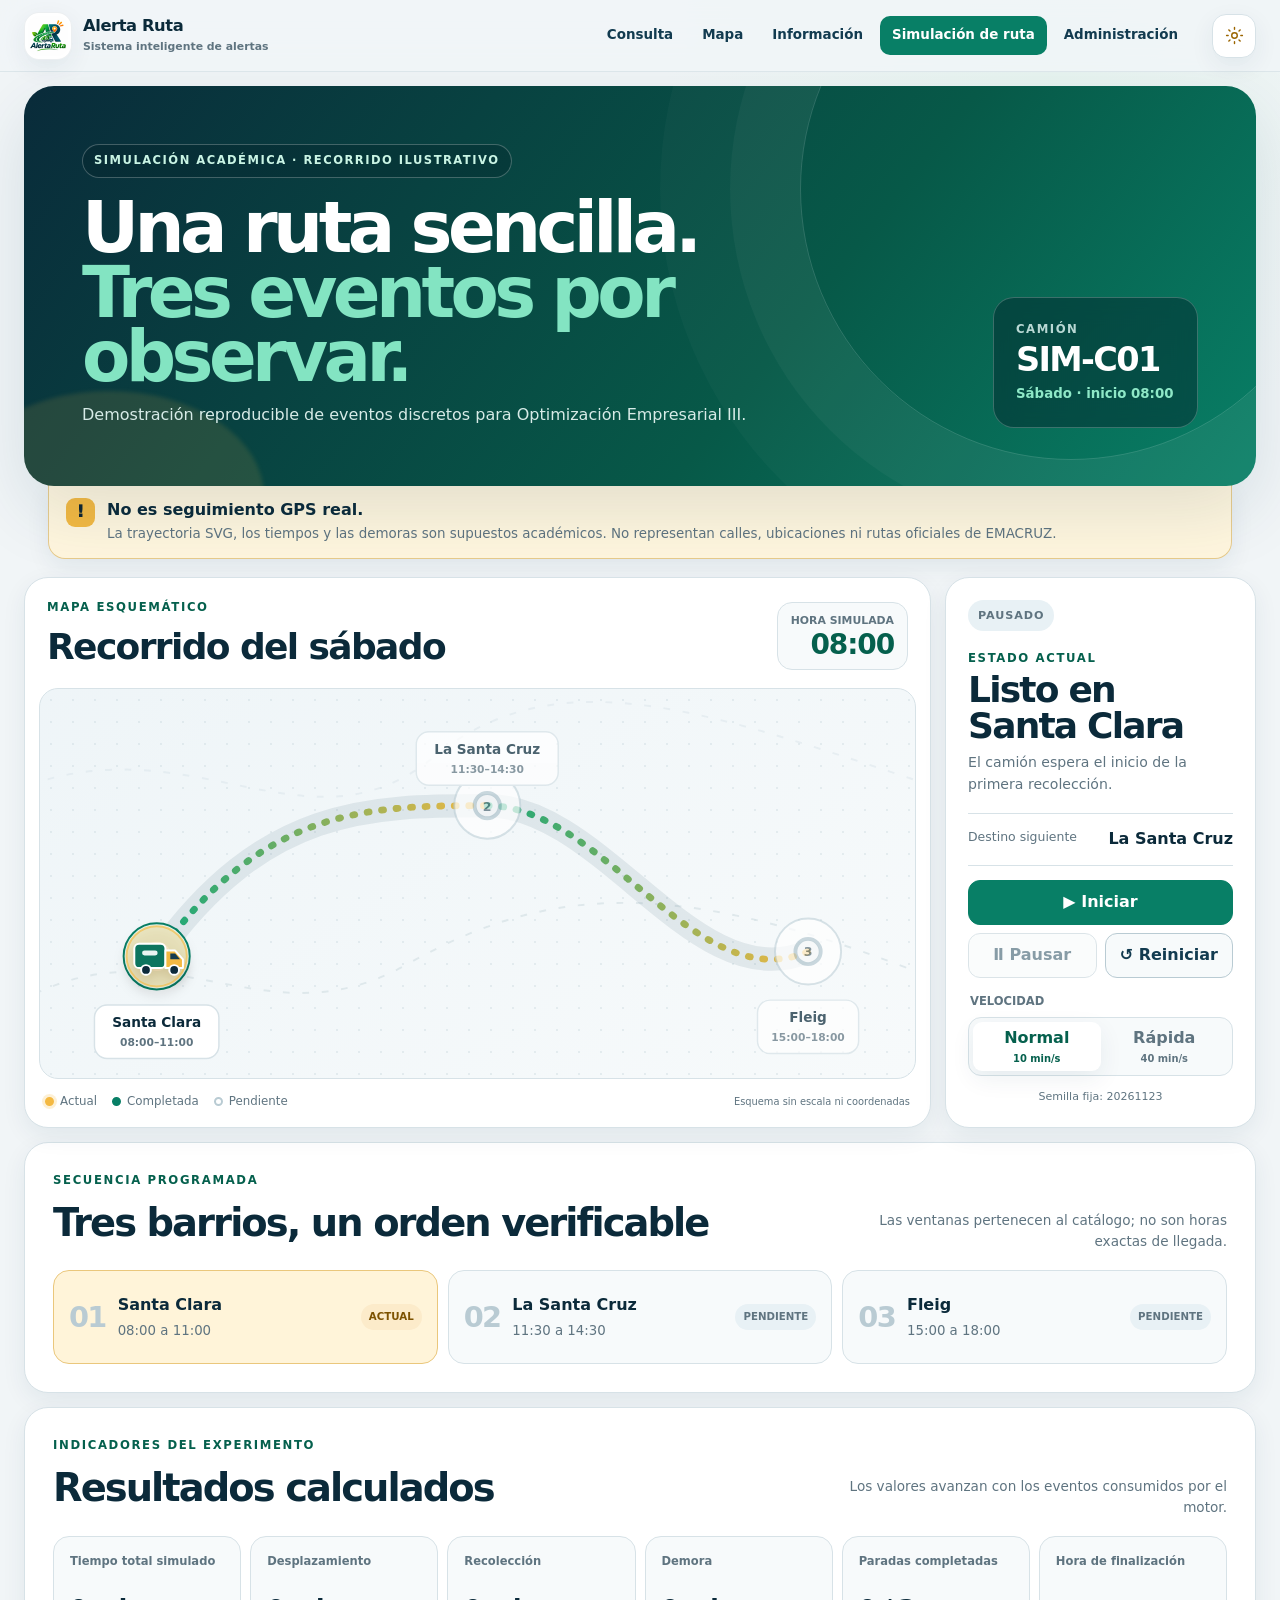
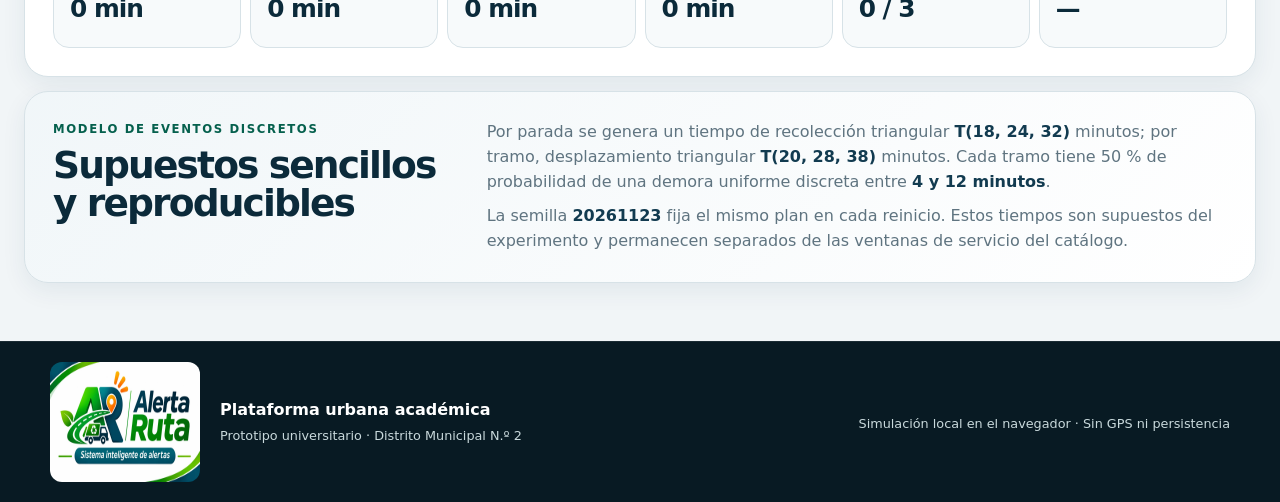
<file: web/simulacion/index.html>
<!doctype html>
<html lang="es">
  <head>
    <meta charset="UTF-8" />
    <meta name="viewport" content="width=device-width, initial-scale=1.0" />
    <meta name="description" content="Simulación académica del recorrido ilustrativo sabatino del camión SIM-C01 de Alerta Ruta." />
    <meta name="theme-color" content="#F1F5F7" />
    <title>Simulación de ruta · Alerta Ruta</title>
    <link rel="icon" type="image/png" href="../assets/brand/favicon.png" />
    <script src="../theme.js"></script>
    <link rel="stylesheet" href="../styles.css" />
    <link rel="stylesheet" href="simulacion.css" />
    <script src="simulacion.js" defer></script>
  </head>
  <body class="simulation-page">
    <a class="skip-link" href="#simulador">Saltar a la simulación</a>
    <header class="site-header">
      <a class="brand" href="../#inicio" aria-label="Alerta Ruta, inicio"><span class="brand-icon"><img src="../assets/brand/alerta-ruta-mark.webp" alt="" width="52" height="52" /></span><span><strong>Alerta Ruta</strong><small>Sistema inteligente de alertas</small></span></a>
      <div class="header-actions">
        <nav aria-label="Navegación principal"><a href="../#consulta">Consulta</a><a href="../#mapa">Mapa</a><a href="../#informacion">Información</a><a href="./" aria-current="page">Simulación de ruta</a><a href="../admin/">Administración</a></nav>
        <button class="theme-toggle" type="button" data-theme-toggle aria-label="Cambiar tema" aria-pressed="false"><svg class="sun-icon" viewBox="0 0 24 24" aria-hidden="true"><circle cx="12" cy="12" r="3.5"></circle><path d="M12 2v2M12 20v2M4.9 4.9l1.4 1.4M17.7 17.7l1.4 1.4M2 12h2M20 12h2M4.9 19.1l1.4-1.4M17.7 6.3l1.4-1.4"></path></svg><svg class="moon-icon" viewBox="0 0 24 24" aria-hidden="true"><path d="M20.3 15.4A8.5 8.5 0 0 1 8.6 3.7a8.5 8.5 0 1 0 11.7 11.7Z"></path></svg><span class="visually-hidden">Cambiar tema</span></button>
      </div>
    </header>

    <main id="simulador" class="simulation-main">
      <section class="simulation-hero" aria-labelledby="simulation-title">
        <div>
          <p class="simulation-kicker">SIMULACIÓN ACADÉMICA · RECORRIDO ILUSTRATIVO</p>
          <h1 id="simulation-title">Una ruta sencilla.<br /><span>Tres eventos por observar.</span></h1>
          <p>Demostración reproducible de eventos discretos para Optimización Empresarial III.</p>
        </div>
        <div class="route-identity" aria-label="Datos de la demostración"><span>Camión</span><strong>SIM-C01</strong><small>Sábado · inicio 08:00</small></div>
      </section>

      <aside class="simulation-warning" role="note"><span aria-hidden="true">!</span><div><strong>No es seguimiento GPS real.</strong><p>La trayectoria SVG, los tiempos y las demoras son supuestos académicos. No representan calles, ubicaciones ni rutas oficiales de EMACRUZ.</p></div></aside>

      <section class="simulation-grid" aria-label="Panel de simulación">
        <article class="route-card">
          <header class="route-card-header">
            <div><p class="eyebrow">Mapa esquemático</p><h2>Recorrido del sábado</h2></div>
            <div class="simulation-clock"><span>Hora simulada</span><time id="simulation-clock" datetime="08:00">08:00</time></div>
          </header>

          <div class="route-stage">
            <svg id="route-map" viewBox="0 0 900 400" role="img" aria-labelledby="route-map-title route-map-description">
              <title id="route-map-title">Recorrido ilustrativo de SIM-C01</title>
              <desc id="route-map-description">Trayectoria esquemática entre Santa Clara, La Santa Cruz y Fleig. No representa cartografía ni GPS real.</desc>
              <defs>
                <linearGradient id="route-gradient" x1="0" y1="0" x2="1" y2="0"><stop offset="0" stop-color="#16a779" /><stop offset="1" stop-color="#f4b942" /></linearGradient>
                <filter id="truck-shadow" x="-80%" y="-80%" width="260%" height="260%"><feDropShadow dx="0" dy="7" stdDeviation="6" flood-color="#061820" flood-opacity=".28" /></filter>
              </defs>
              <path class="map-shape map-shape-a" d="M-40 333 C128 224 223 371 378 283 S671 196 940 306" />
              <path class="map-shape map-shape-b" d="M-30 106 C153 29 273 178 405 70 S699 28 935 105" />
              <path id="route-leg-0-shadow" class="route-line-shadow" d="M120 275 C230 120 340 120 460 120" />
              <path id="route-leg-1-shadow" class="route-line-shadow" d="M460 120 C580 120 675 320 790 270" />
              <path id="route-leg-0" class="route-line" d="M120 275 C230 120 340 120 460 120" />
              <path id="route-leg-1" class="route-line" d="M460 120 C580 120 675 320 790 270" />

              <g class="stop-node is-current" data-stop="0" transform="translate(120 275)">
                <circle class="stop-halo" r="34" /><circle class="stop-dot" r="13" /><text class="stop-number" y="5">1</text>
                <g class="stop-label" transform="translate(-64 50)"><rect width="128" height="55" rx="13" /><text x="64" y="23">Santa Clara</text><text class="stop-time" x="64" y="42">08:00–11:00</text></g>
              </g>
              <g class="stop-node is-pending" data-stop="1" transform="translate(460 120)">
                <circle class="stop-halo" r="34" /><circle class="stop-dot" r="13" /><text class="stop-number" y="5">2</text>
                <g class="stop-label" transform="translate(-73 -76)"><rect width="146" height="55" rx="13" /><text x="73" y="23">La Santa Cruz</text><text class="stop-time" x="73" y="42">11:30–14:30</text></g>
              </g>
              <g class="stop-node is-pending" data-stop="2" transform="translate(790 270)">
                <circle class="stop-halo" r="34" /><circle class="stop-dot" r="13" /><text class="stop-number" y="5">3</text>
                <g class="stop-label" transform="translate(-52 50)"><rect width="104" height="55" rx="13" /><text x="52" y="23">Fleig</text><text class="stop-time" x="52" y="42">15:00–18:00</text></g>
              </g>

              <g id="route-truck" class="route-truck" transform="translate(120 275)" filter="url(#truck-shadow)" aria-hidden="true">
                <circle class="truck-pulse" r="31" />
                <g transform="translate(-25 -20)"><rect class="truck-box" x="2" y="7" width="32" height="25" rx="5" /><path class="truck-cab" d="M34 14h10l8 9v9H34Z" /><path class="truck-window" d="M39 17h5l5 6H39Z" /><rect class="truck-mark" x="10" y="14" width="16" height="5" rx="2.5" /><circle class="truck-wheel" cx="14" cy="34" r="5" /><circle class="truck-wheel" cx="43" cy="34" r="5" /></g>
              </g>
            </svg>
          </div>

          <div class="map-legend" aria-label="Leyenda"><span><i class="legend-dot current"></i>Actual</span><span><i class="legend-dot completed"></i>Completada</span><span><i class="legend-dot pending"></i>Pendiente</span><small>Esquema sin escala ni coordenadas <b>· En celular, el mapa acompaña al camión</b></small></div>
        </article>

        <aside class="control-card" aria-labelledby="control-title">
          <div class="live-state" aria-live="polite">
            <span id="state-badge" class="state-badge is-paused">Pausado</span>
            <p class="label">Estado actual</p>
            <h2 id="control-title">Listo en Santa Clara</h2>
            <p id="state-detail">El camión espera el inicio de la primera recolección.</p>
          </div>
          <div class="next-destination"><span>Destino siguiente</span><strong id="next-destination">La Santa Cruz</strong></div>
          <div class="control-actions">
            <button id="start-simulation" class="control-primary" type="button" disabled><span aria-hidden="true">▶</span> Iniciar</button>
            <button id="pause-simulation" type="button" disabled><span aria-hidden="true">Ⅱ</span> Pausar</button>
            <button id="reset-simulation" type="button" disabled><span aria-hidden="true">↺</span> Reiniciar</button>
          </div>
          <fieldset class="speed-control" disabled><legend>Velocidad</legend><div><button type="button" data-speed="normal" class="is-active" aria-pressed="true">Normal <small>10 min/s</small></button><button type="button" data-speed="fast" aria-pressed="false">Rápida <small>40 min/s</small></button></div></fieldset>
          <p id="model-seed" class="seed-label">Semilla fija: 20261123</p>
        </aside>
      </section>

      <section class="stops-section" aria-labelledby="stops-title">
        <div class="section-title-row"><div><p class="eyebrow">Secuencia programada</p><h2 id="stops-title">Tres barrios, un orden verificable</h2></div><p>Las ventanas pertenecen al catálogo; no son horas exactas de llegada.</p></div>
        <ol id="stop-list" class="stop-list">
          <li class="is-current" data-stop-card="0"><span class="stop-index">01</span><div><strong>Santa Clara</strong><small>08:00 a 11:00</small></div><span class="stop-status">Actual</span></li>
          <li class="is-pending" data-stop-card="1"><span class="stop-index">02</span><div><strong>La Santa Cruz</strong><small>11:30 a 14:30</small></div><span class="stop-status">Pendiente</span></li>
          <li class="is-pending" data-stop-card="2"><span class="stop-index">03</span><div><strong>Fleig</strong><small>15:00 a 18:00</small></div><span class="stop-status">Pendiente</span></li>
        </ol>
      </section>

      <section class="metrics-section" aria-labelledby="metrics-title">
        <div class="section-title-row"><div><p class="eyebrow">Indicadores del experimento</p><h2 id="metrics-title">Resultados calculados</h2></div><p>Los valores avanzan con los eventos consumidos por el motor.</p></div>
        <div class="metrics-grid" aria-live="polite">
          <article><span>Tiempo total simulado</span><strong id="metric-total">0 min</strong></article>
          <article><span>Desplazamiento</span><strong id="metric-travel">0 min</strong></article>
          <article><span>Recolección</span><strong id="metric-collection">0 min</strong></article>
          <article><span>Demora</span><strong id="metric-delay">0 min</strong></article>
          <article><span>Paradas completadas</span><strong id="metric-stops">0 / 3</strong></article>
          <article><span>Hora de finalización</span><strong id="metric-finish">—</strong></article>
        </div>
      </section>

      <section class="model-note" aria-labelledby="model-title">
        <div><p class="eyebrow">Modelo de eventos discretos</p><h2 id="model-title">Supuestos sencillos y reproducibles</h2></div>
        <div class="model-copy"><p>Por parada se genera un tiempo de recolección triangular <strong>T(18, 24, 32)</strong> minutos; por tramo, desplazamiento triangular <strong>T(20, 28, 38)</strong> minutos. Cada tramo tiene 50 % de probabilidad de una demora uniforme discreta entre <strong>4 y 12 minutos</strong>.</p><p>La semilla <strong>20261123</strong> fija el mismo plan en cada reinicio. Estos tiempos son supuestos del experimento y permanecen separados de las ventanas de servicio del catálogo.</p></div>
      </section>

      <div id="simulation-error" class="error-panel simulation-error" hidden role="alert"><strong>No se pudo iniciar la simulación.</strong><p id="simulation-error-message">El catálogo no coincide con los tres servicios sabatinos esperados para SIM-C01.</p></div>
    </main>

    <footer><div class="footer-brand"><img src="../assets/brand/alerta-ruta-lockup.webp" alt="Alerta Ruta — Sistema inteligente de alertas" width="240" height="120" /><div><strong>Plataforma urbana académica</strong><p>Prototipo universitario · Distrito Municipal N.º 2</p></div></div><p>Simulación local en el navegador · Sin GPS ni persistencia</p></footer>
  </body>
</html>
</file>
<file: web/styles.css>
:root {
  color-scheme: light;
  --ink: #123b50;
  --ink-strong: #0b2a3a;
  --muted: #5f7480;
  --green: #087f66;
  --green-dark: #05604d;
  --green-bright: #16a779;
  --green-soft: #dff3ea;
  --blue-soft: #e8f1f5;
  --yellow: #f4b942;
  --canvas: #f1f5f7;
  --canvas-deep: #e6eef1;
  --surface: #ffffff;
  --surface-raised: #ffffff;
  --surface-soft: #f7fafb;
  --line: #d7e2e7;
  --line-strong: #b9cbd3;
  --danger: #b83e3e;
  --danger-soft: #fff0ef;
  --delay: #a76800;
  --delay-soft: #fff4d9;
  --info: #2f78a5;
  --shadow-sm: 0 8px 24px rgba(18, 59, 80, .07);
  --shadow: 0 24px 70px rgba(18, 59, 80, .12);
  --glow: 0 0 0 1px rgba(8, 127, 102, .08);
  --chart-text: #5f7480;
  --chart-grid: rgba(18, 59, 80, .12);
  --chart-fill: rgba(8, 127, 102, .74);
  --chart-line: #087f66;
}

:root[data-theme="dark"] {
  color-scheme: dark;
  --ink: #edf7f4;
  --ink-strong: #ffffff;
  --muted: #a8bec6;
  --green: #16a779;
  --green-dark: #65d9b3;
  --green-bright: #35c795;
  --green-soft: rgba(22, 167, 121, .14);
  --blue-soft: rgba(74, 133, 158, .14);
  --yellow: #f4b942;
  --canvas: #0b1720;
  --canvas-deep: #071219;
  --surface: #102631;
  --surface-raised: #14303d;
  --surface-soft: #0f222c;
  --line: #294651;
  --line-strong: #3c5c67;
  --danger: #ff7f76;
  --danger-soft: rgba(184, 62, 62, .16);
  --delay: #ffc45f;
  --delay-soft: rgba(244, 185, 66, .14);
  --info: #7dc2e6;
  --shadow-sm: 0 10px 30px rgba(0, 0, 0, .22);
  --shadow: 0 28px 80px rgba(0, 0, 0, .34);
  --glow: 0 0 0 1px rgba(22, 167, 121, .16), 0 0 28px rgba(22, 167, 121, .06);
  --chart-text: #a8bec6;
  --chart-grid: rgba(168, 190, 198, .15);
  --chart-fill: rgba(22, 167, 121, .72);
  --chart-line: #35c795;
}

* { box-sizing: border-box; }
html { scroll-behavior: smooth; scroll-padding-top: 92px; }
body { margin: 0; min-width: 320px; color: var(--ink); background: var(--canvas); font-family: Aptos, Inter, ui-sans-serif, system-ui, -apple-system, "Segoe UI", sans-serif; line-height: 1.55; transition: color .2s ease, background-color .2s ease; }
button, input, select, textarea { font: inherit; }
button, a { -webkit-tap-highlight-color: transparent; }
button { color: inherit; }
img { display: block; max-width: 100%; }
[hidden] { display: none !important; }
.visually-hidden { position: absolute; width: 1px; height: 1px; padding: 0; border: 0; margin: -1px; clip: rect(0 0 0 0); overflow: hidden; white-space: nowrap; }
:focus-visible { outline: 3px solid color-mix(in srgb, var(--green) 65%, white); outline-offset: 3px; }
.skip-link { position: fixed; top: 8px; left: 8px; z-index: 100; padding: 10px 14px; border-radius: 10px; color: #fff; background: #05604d; transform: translateY(-150%); }
.skip-link:focus { transform: none; }

.site-header, .admin-header { position: sticky; top: 0; z-index: 30; display: flex; width: 100%; min-height: 72px; padding: 8px max(24px, calc((100% - 1280px) / 2)); border-bottom: 1px solid color-mix(in srgb, var(--line) 82%, transparent); align-items: center; justify-content: space-between; gap: 24px; background: color-mix(in srgb, var(--canvas) 88%, transparent); backdrop-filter: blur(20px) saturate(140%); }
.brand { display: flex; min-width: max-content; gap: 11px; align-items: center; color: var(--ink); text-decoration: none; }
.brand-icon { display: grid; width: 48px; height: 48px; padding: 3px; border: 1px solid rgba(18, 59, 80, .08); border-radius: 15px; overflow: hidden; place-items: center; background: #fff; box-shadow: var(--shadow-sm); }
.brand-icon img { width: 100%; height: 100%; border-radius: 12px; object-fit: cover; }
.brand strong, .brand small { display: block; line-height: 1.15; }
.brand strong { color: var(--ink-strong); font-size: 1.02rem; letter-spacing: -.025em; }
.brand small { margin-top: 5px; color: var(--muted); font-size: .68rem; font-weight: 650; }
.header-actions { display: flex; align-items: center; gap: 22px; }
nav { display: flex; gap: 5px; }
nav a { padding: 9px 12px; border-radius: 10px; color: var(--ink); font-size: .84rem; font-weight: 750; text-decoration: none; }
nav a:hover, nav a:focus-visible { color: var(--green-dark); background: var(--green-soft); }
.theme-toggle { position: relative; display: grid; width: 44px; height: 44px; padding: 0; border: 1px solid var(--line); border-radius: 14px; place-items: center; background: var(--surface); box-shadow: var(--shadow-sm); cursor: pointer; }
.theme-toggle svg { position: absolute; width: 19px; height: 19px; fill: none; stroke: currentColor; stroke-linecap: round; stroke-linejoin: round; stroke-width: 1.8; transition: opacity .18s ease, transform .18s ease; }
.theme-toggle .sun-icon { color: #9b6500; }
.theme-toggle .moon-icon { color: #7ad9ba; opacity: 0; transform: rotate(-30deg) scale(.6); }
:root[data-theme="dark"] .theme-toggle .sun-icon { opacity: 0; transform: rotate(30deg) scale(.6); }
:root[data-theme="dark"] .theme-toggle .moon-icon { opacity: 1; transform: none; }

main { overflow: clip; }
.hero { position: relative; display: grid; width: min(1280px, calc(100% - 48px)); min-height: 440px; margin: 14px auto 0; padding: clamp(34px, 5vw, 52px) clamp(28px, 6vw, 72px); border: 1px solid rgba(255, 255, 255, .16); border-radius: 30px; overflow: hidden; grid-template-columns: minmax(0, 1.3fr) minmax(190px, .42fr); gap: 24px; align-items: center; isolation: isolate; color: #fff; background: #0b3d4d; box-shadow: var(--shadow); }
.hero::before { position: absolute; inset: 0; z-index: -1; background: linear-gradient(90deg, rgba(7, 28, 38, .94) 0%, rgba(9, 47, 56, .82) 42%, rgba(9, 47, 56, .2) 74%, rgba(9, 47, 56, .08) 100%); content: ""; }
.hero::after { position: absolute; z-index: -1; width: 680px; height: 680px; left: -330px; bottom: -480px; border: 1px solid rgba(101, 217, 179, .28); border-radius: 50%; box-shadow: 0 0 0 85px rgba(101, 217, 179, .04), 0 0 0 170px rgba(101, 217, 179, .025); content: ""; }
.hero-visual { position: absolute; inset: 0; z-index: -2; }
.hero-visual, .hero-visual picture, .hero-visual img { width: 100%; height: 100%; }
.hero-visual img { object-fit: cover; object-position: center; }
:root[data-theme="dark"] .hero-visual img { filter: brightness(.58) saturate(.82) hue-rotate(4deg); }
:root[data-theme="dark"] .hero::before { background: linear-gradient(90deg, rgba(4, 17, 24, .97) 0%, rgba(7, 30, 39, .9) 45%, rgba(7, 23, 32, .4) 78%, rgba(7, 23, 32, .18)); }
.hero-copy { position: relative; z-index: 2; max-width: 760px; }
.eyebrow, .label { margin: 0 0 9px; color: var(--green-dark); font-size: .73rem; font-weight: 900; letter-spacing: .14em; text-transform: uppercase; }
.hero .eyebrow { display: inline-flex; padding: 7px 10px; border: 1px solid rgba(255, 255, 255, .18); border-radius: 999px; color: #c7f3e4; background: rgba(4, 33, 41, .34); backdrop-filter: blur(8px); }
h1, h2, h3, p { margin-top: 0; }
h1, h2, h3 { color: var(--ink-strong); font-family: Aptos Display, Aptos, Inter, ui-sans-serif, system-ui, sans-serif; }
.hero h1 { max-width: 740px; margin: 13px 0 15px; color: #fff; font-size: clamp(3rem, 5.4vw, 4.8rem); line-height: .92; letter-spacing: -.065em; text-wrap: balance; }
.hero h1 span { color: #79e0bd; }
.hero-copy > p:not(.eyebrow) { max-width: 610px; margin-bottom: 18px; color: #d9e8e8; font-size: clamp(.98rem, 1.5vw, 1.1rem); }
.primary-button, .secondary-button { display: inline-flex; min-height: 50px; padding: 0 21px; border: 0; border-radius: 14px; gap: 10px; align-items: center; justify-content: center; color: #fff; background: var(--green); font-weight: 850; text-decoration: none; cursor: pointer; box-shadow: 0 12px 28px rgba(8, 127, 102, .22); transition: transform .18s ease, box-shadow .18s ease, background-color .18s ease; }
.primary-button:hover, .primary-button:focus-visible { background: var(--green-dark); box-shadow: 0 16px 34px rgba(8, 127, 102, .28); transform: translateY(-2px); }
.hero .primary-button { color: #08352d; background: #77dfbc; box-shadow: 0 14px 34px rgba(0, 0, 0, .22); }
.hero .primary-button:hover { background: #a1edd2; }
.hero-stat { position: relative; z-index: 2; display: flex; align-self: end; min-height: 136px; padding: 18px; border: 1px solid rgba(255, 255, 255, .2); border-radius: 21px; flex-direction: column; justify-content: center; color: #fff; background: rgba(7, 35, 44, .62); box-shadow: 0 20px 50px rgba(0, 0, 0, .2); backdrop-filter: blur(14px); }
.hero-stat::before { width: 34px; height: 4px; margin-bottom: 13px; border-radius: 999px; background: #f4b942; content: ""; }
.hero-stat span { color: #8ee7c8; font-size: clamp(3.2rem, 6vw, 4.3rem); font-weight: 900; line-height: .78; letter-spacing: -.08em; }
.hero-stat strong { margin-top: 14px; font-size: 1.04rem; }
.hero-stat small { margin-top: 5px; color: #bcd0d3; }
.hero-caption { position: absolute; right: 32px; bottom: 20px; z-index: 2; display: flex; gap: 9px; align-items: center; color: rgba(255,255,255,.72); }
.hero-caption > span { width: 22px; height: 1px; background: #f4b942; }
.hero-caption small { font-size: .68rem; }

.academic-notice { display: flex; width: min(1180px, calc(100% - 48px)); margin: 12px auto 20px; padding: 11px 15px; border: 1px solid color-mix(in srgb, var(--yellow) 55%, var(--line)); border-radius: 14px; gap: 11px; align-items: flex-start; background: color-mix(in srgb, var(--delay-soft) 82%, var(--surface)); box-shadow: var(--shadow-sm); }
.academic-notice > span { display: grid; width: 27px; height: 27px; border-radius: 9px; place-items: center; flex: 0 0 auto; color: #102631; background: var(--yellow); font-weight: 950; }
.academic-notice p { margin: 0; color: color-mix(in srgb, var(--ink) 86%, #8c6500); font-size: .89rem; }

.section { width: min(1180px, calc(100% - 48px)); margin: 0 auto; padding: 42px 0; }
.consultation { border-top: 1px solid var(--line); }
.section-heading { max-width: 760px; margin-bottom: 18px; }
.section-heading h2 { margin-bottom: 9px; font-size: clamp(2.1rem, 4.2vw, 3.5rem); line-height: .98; letter-spacing: -.05em; text-wrap: balance; }
.section-heading > p:not(.eyebrow), .section-heading div > p:not(.eyebrow) { margin-bottom: 0; color: var(--muted); }
.consultation-heading { display: grid; max-width: none; grid-template-columns: 1.15fr .85fr; gap: 32px; align-items: end; }
.consultation-heading h2 { margin-bottom: 0; }
.split-heading { display: flex; max-width: none; align-items: end; justify-content: space-between; gap: 24px; }
.secondary-button { color: var(--green-dark); border: 1px solid var(--line-strong); background: var(--surface); box-shadow: var(--shadow-sm); }
.secondary-button:hover { background: var(--green-soft); transform: translateY(-2px); }

.search-panel { position: relative; display: grid; padding: clamp(19px, 2.4vw, 24px); border: 2px solid color-mix(in srgb, var(--green) 35%, var(--line)); border-radius: 22px; grid-template-columns: 1.2fr 1fr; gap: 9px 14px; background: var(--surface); box-shadow: var(--shadow); }
.search-panel::before { position: absolute; top: 0; left: 38px; width: 95px; height: 4px; border-radius: 0 0 4px 4px; background: linear-gradient(90deg, var(--green), var(--yellow)); content: ""; }
.search-field { min-width: 0; }
.search-panel label { display: block; margin-bottom: 7px; color: var(--ink); font-size: .79rem; font-weight: 850; }
.search-input { position: relative; }
.search-input > span { position: absolute; top: 50%; left: 17px; display: grid; width: 22px; height: 22px; place-items: center; color: var(--green); transform: translateY(-50%); }
.search-input svg { width: 20px; fill: none; stroke: currentColor; stroke-linecap: round; stroke-width: 1.8; }
.search-input input, .search-panel select { width: 100%; min-height: 50px; padding: 0 17px; border: 1px solid var(--line-strong); border-radius: 13px; outline: none; color: var(--ink); background: var(--surface-soft); }
.search-input input { padding-left: 50px; }
.search-input input:focus, .search-panel select:focus { border-color: var(--green); box-shadow: 0 0 0 4px color-mix(in srgb, var(--green) 18%, transparent); }
.search-input input:disabled, .search-panel select:disabled { opacity: .64; cursor: wait; }
.helper { grid-column: 1 / -1; margin: 1px 0 0; color: var(--muted); font-size: .78rem; }
.empty-state { display: flex; margin-top: 12px; padding: 16px 20px; border: 1px dashed var(--line-strong); border-radius: 16px; gap: 12px; align-items: center; color: var(--muted); background: color-mix(in srgb, var(--surface) 68%, transparent); }
.empty-state > span { display: grid; width: 44px; height: 44px; border-radius: 14px; place-items: center; color: var(--green-dark); background: var(--green-soft); font-size: 1.6rem; }
.empty-state strong { color: var(--ink); }
.empty-state p { margin: 3px 0 0; }

.result { margin-top: 14px; animation: reveal .28s ease-out both; }
.result-header { position: relative; display: flex; padding: clamp(20px, 3vw, 26px); border-radius: 22px 22px 0 0; overflow: hidden; align-items: center; justify-content: space-between; gap: 18px; color: #fff; background: linear-gradient(120deg, #0b3142, #087f66); }
.result-header::after { position: absolute; right: -90px; width: 270px; height: 270px; border: 1px solid rgba(255,255,255,.15); border-radius: 50%; box-shadow: 0 0 0 42px rgba(255,255,255,.035); content: ""; }
.result-header .eyebrow { color: #9ee6cc; }
.result-header h2 { margin-bottom: 4px; color: #fff; font-size: clamp(2.1rem, 4.6vw, 3.4rem); line-height: .96; letter-spacing: -.055em; }
.result-header p { margin-bottom: 0; color: #d6ece8; }
.frequency { position: relative; z-index: 1; display: flex; min-width: 150px; padding: 12px 15px; border: 1px solid rgba(255,255,255,.2); border-radius: 15px; flex-direction: column; color: #dff8ee; background: rgba(3, 31, 39, .32); backdrop-filter: blur(8px); font-size: .75rem; }
.frequency strong { color: #82e2c1; font-size: 1.7rem; line-height: 1; }
.status-card { padding: clamp(18px, 2.5vw, 22px); border: 1px solid var(--line); border-top: 0; background: var(--surface); }
.status-top { display: grid; grid-template-columns: auto 1fr auto; gap: 13px; align-items: center; }
.status-top > span:first-child { width: 13px; height: 13px; border-radius: 50%; background: var(--green); box-shadow: 0 0 0 7px var(--green-soft); }
.status-top .label { margin-bottom: 2px; }
.status-top h3 { margin-bottom: 0; font-size: 1.5rem; }
#status-badge { padding: 7px 10px; border-radius: 999px; color: var(--green-dark); background: var(--green-soft); font-size: .7rem; font-weight: 900; }
.status-message { margin: 12px 0 7px; color: var(--ink-strong); font-size: clamp(1.15rem, 2.5vw, 1.45rem); font-weight: 850; }
.status-details { display: grid; grid-template-columns: repeat(2, minmax(0, 1fr)); gap: 8px 20px; color: var(--muted); font-size: .86rem; }
.status-details strong { color: var(--ink); }
.status-disclaimer { margin: 10px 0 0; color: var(--muted); font-size: .78rem; }
.data-source { margin: 8px 0 0; color: var(--muted); font-size: .74rem; font-weight: 700; }
.status-delay { border-color: color-mix(in srgb, var(--yellow) 52%, var(--line)); background: var(--delay-soft); }
.status-delay .status-top > span:first-child { background: var(--delay); box-shadow: 0 0 0 7px color-mix(in srgb, var(--yellow) 25%, transparent); }
.status-delay #status-badge { color: var(--delay); background: color-mix(in srgb, var(--yellow) 22%, transparent); }
.status-suspended { border-color: color-mix(in srgb, var(--danger) 38%, var(--line)); background: var(--danger-soft); }
.status-suspended .status-top > span:first-child { background: var(--danger); box-shadow: 0 0 0 7px color-mix(in srgb, var(--danger) 16%, transparent); }
.status-suspended #status-badge { color: var(--danger); background: color-mix(in srgb, var(--danger) 16%, transparent); }

.summary-grid { display: grid; grid-template-columns: repeat(2, minmax(0,1fr)); gap: 12px; margin-top: 12px; }
.info-card, .week-card { padding: clamp(17px, 2.4vw, 21px); border: 1px solid var(--line); border-radius: 18px; background: var(--surface); box-shadow: var(--shadow-sm); }
.info-card h3 { margin-bottom: 6px; font-size: 1.5rem; letter-spacing: -.035em; }
.info-card > p:not(.label) { margin-bottom: 10px; color: var(--muted); }
.next-card { position: relative; overflow: hidden; }
.next-card::after { position: absolute; right: -50px; bottom: -58px; width: 150px; height: 150px; border: 24px solid var(--green-soft); border-radius: 50%; content: ""; }
.next-card > div { position: relative; z-index: 1; display: flex; margin-top: 12px; padding-top: 12px; border-top: 1px solid var(--line); justify-content: space-between; gap: 12px; }
.next-card > div span { color: var(--muted); }
.week-card { margin-top: 12px; }
.week-card h3 { margin-bottom: 12px; font-size: 1.28rem; }
.week-grid { display: grid; grid-template-columns: repeat(7, minmax(0, 1fr)); gap: 9px; }
.day-card { min-height: 88px; padding: 10px; border: 1px solid var(--line); border-radius: 14px; color: var(--muted); background: var(--surface-soft); }
.day-card.active { color: var(--ink); border-color: color-mix(in srgb, var(--green) 34%, var(--line)); background: var(--green-soft); }
.day-card strong, .day-card span { display: block; }
.day-card strong { margin-bottom: 9px; font-size: .8rem; }
.day-card span { font-size: .73rem; }
.day-card .truck { margin-top: 6px; color: var(--green-dark); font-weight: 850; }

.map-section { width: 100%; padding-right: max(24px, calc((100% - 1180px) / 2)); padding-left: max(24px, calc((100% - 1180px) / 2)); background: var(--canvas-deep); }
.map-frame { display: grid; max-height: 490px; padding: 9px; border: 1px solid var(--line); border-radius: 22px; overflow: hidden; place-items: center; background: var(--surface); box-shadow: var(--shadow); }
.map-frame img { width: 100%; max-height: 470px; border-radius: 15px; object-fit: contain; }
.map-tabs { display: flex; gap: 9px; margin-top: 12px; flex-wrap: wrap; }
.map-tabs button { padding: 10px 14px; border: 1px solid var(--line-strong); border-radius: 999px; color: var(--ink); background: var(--surface); cursor: pointer; }
.map-tabs button.active { color: #fff; border-color: var(--green); background: var(--green); }
.map-note { margin: 10px 0 0; color: var(--muted); font-size: .81rem; }

.information-grid { display: grid; grid-template-columns: repeat(3, 1fr); gap: 12px; }
.information-grid article { position: relative; min-height: 132px; padding: 20px; border: 1px solid var(--line); border-radius: 18px; overflow: hidden; background: var(--surface); box-shadow: var(--shadow-sm); }
.information-grid article::after { position: absolute; top: 0; left: 0; width: 72px; height: 3px; background: linear-gradient(90deg, var(--green), var(--yellow)); content: ""; }
.information-grid article > span { display: none; }
.information-grid h3 { margin: 0 0 6px; font-size: 1.18rem; }
.information-grid p { margin-bottom: 0; color: var(--muted); }
.error-panel { margin-top: 22px; padding: 24px; border: 1px solid color-mix(in srgb, var(--danger) 42%, var(--line)); border-radius: 18px; color: var(--danger); background: var(--danger-soft); }
.error-panel p { margin: 5px 0 0; }

footer { display: flex; min-height: 120px; padding: 20px max(24px, calc((100% - 1180px) / 2)); border-top: 1px solid rgba(255,255,255,.08); align-items: center; justify-content: space-between; gap: 24px; color: #c9d9dc; background: #081a23; }
footer p { margin: 4px 0 0; font-size: .8rem; }
footer code { color: #fff; }
.footer-brand { display: flex; gap: 20px; align-items: center; }
.footer-brand img { width: 150px; border-radius: 12px; }
.footer-brand strong { color: #fff; }

dialog { width: min(96vw, 1180px); height: min(92vh, 900px); padding: 0; border: 1px solid var(--line); border-radius: 24px; color: var(--ink); background: var(--surface); box-shadow: 0 35px 100px rgba(0,0,0,.38); }
dialog::backdrop { background: rgba(3, 13, 18, .74); backdrop-filter: blur(8px); }
.dialog-header { display: flex; padding: 18px 22px; border-bottom: 1px solid var(--line); align-items: center; justify-content: space-between; gap: 20px; }
.dialog-header h2 { margin-bottom: 0; }
.icon-button { display: grid; width: 42px; height: 42px; padding: 0; border: 1px solid var(--line); border-radius: 13px; place-items: center; color: var(--ink); background: var(--surface-soft); font-size: 1.5rem; cursor: pointer; }
.zoom-controls { display: flex; padding: 11px 20px; border-bottom: 1px solid var(--line); gap: 8px; justify-content: center; }
.zoom-controls button { min-width: 44px; min-height: 39px; border: 1px solid var(--line-strong); border-radius: 10px; color: var(--ink); background: var(--surface); cursor: pointer; }
.dialog-map { height: calc(100% - 140px); overflow: auto; background: var(--canvas-deep); }
.dialog-map img { max-width: none; margin: auto; transform-origin: top left; }

@keyframes reveal { from { opacity: 0; transform: translateY(8px); } }

@media (max-width: 900px) {
  .site-header { padding-right: 18px; padding-left: 18px; }
  .header-actions { gap: 10px; }
  nav { gap: 0; }
  nav a { padding: 8px; font-size: .78rem; }
  .hero { min-height: 430px; grid-template-columns: 1fr .4fr; }
  .week-grid { grid-template-columns: repeat(4, minmax(0, 1fr)); }
}

@media (max-width: 720px) {
  .site-header, .admin-header { min-height: 68px; padding: 8px 14px; }
  .brand-icon { width: 46px; height: 46px; border-radius: 14px; }
  .brand small, .site-header nav { display: none; }
  .theme-toggle { width: 42px; height: 42px; }
  .hero, .academic-notice, .section { width: calc(100% - 24px); }
  .hero { min-height: 485px; margin-top: 10px; padding: 28px 20px 20px; border-radius: 24px; grid-template-columns: 1fr; align-content: space-between; }
  .hero::before { background: linear-gradient(180deg, rgba(5, 24, 32, .88) 0%, rgba(7, 38, 46, .78) 52%, rgba(7, 27, 35, .95) 100%); }
  .hero-visual img { object-position: 68% center; }
  .hero h1 { font-size: clamp(2.55rem, 13vw, 3.65rem); }
  .hero-copy > p:not(.eyebrow) { display: none; }
  .hero-stat { width: min(180px, 100%); min-height: 104px; padding: 15px; justify-self: end; }
  .hero-stat::before { margin-bottom: 14px; }
  .hero-stat span { font-size: 3.35rem; }
  .hero-caption { display: none; }
  .academic-notice { margin-bottom: 12px; }
  .section { padding: 32px 0; }
  .consultation-heading, .search-panel, .information-grid { grid-template-columns: 1fr; }
  .consultation-heading { gap: 8px; }
  .search-panel { padding: 16px; }
  .split-heading { align-items: stretch; flex-direction: column; }
  .result-header { align-items: end; }
  .frequency { min-width: 108px; padding: 10px 12px; }
  .frequency strong { font-size: 1.45rem; }
  .status-details { grid-template-columns: 1fr; }
  .summary-grid { grid-template-columns: repeat(2, minmax(0, 1fr)); gap: 10px; }
  .info-card { padding: 16px; }
  .info-card h3 { font-size: 1.28rem; }
  .info-card > p:not(.label) { font-size: .85rem; }
  .next-card > div { align-items: flex-start; flex-direction: column; }
  .week-grid { grid-template-columns: repeat(3, minmax(0, 1fr)); }
  .day-card { min-height: 82px; }
  .map-section { width: 100%; padding-right: 14px; padding-left: 14px; }
  .map-tabs { flex-wrap: nowrap; overflow-x: auto; padding-bottom: 3px; }
  .map-tabs button { flex: 0 0 auto; }
  .information-grid article { min-height: 0; padding: 18px; }
  footer, .footer-brand { align-items: flex-start; flex-direction: column; }
  footer { min-height: 0; padding-top: 20px; padding-bottom: 20px; gap: 16px; }
  .footer-brand img { width: 132px; }
  dialog { width: 100vw; height: 100vh; max-width: none; max-height: none; border-radius: 0; }
}

@media (max-width: 390px) {
  .brand strong { font-size: .92rem; }
  .hero { padding-right: 20px; padding-left: 20px; }
  .hero h1 { font-size: 2.75rem; }
  .search-panel { padding-right: 18px; padding-left: 18px; }
}

@media (max-width: 350px) {
  .summary-grid { grid-template-columns: 1fr; }
  .week-grid { grid-template-columns: repeat(2, minmax(0, 1fr)); }
}

@media (prefers-reduced-motion: reduce) {
  html { scroll-behavior: auto; }
  *, *::before, *::after { scroll-behavior: auto !important; animation-duration: .01ms !important; animation-iteration-count: 1 !important; transition-duration: .01ms !important; }
}
</file>
<file: web/simulacion/simulacion.css>
.simulation-page { background: radial-gradient(circle at 82% 4%, color-mix(in srgb, var(--green-soft) 52%, transparent), transparent 24rem), var(--canvas); }
.simulation-page nav a[aria-current="page"] { color: #fff; background: var(--green); }
.simulation-main { width: min(1280px, calc(100% - 48px)); margin: 14px auto 58px; overflow: visible; }

.simulation-hero { position: relative; display: grid; min-height: 290px; padding: clamp(30px, 5vw, 58px); border-radius: 30px; overflow: hidden; grid-template-columns: minmax(0, 1fr) auto; gap: 32px; align-items: end; color: #fff; background: linear-gradient(128deg, #092b3a 0%, #075948 62%, #087f66 100%); box-shadow: var(--shadow); isolation: isolate; }
.simulation-hero::before { position: absolute; inset: -42% -7% auto auto; z-index: -1; width: 540px; height: 540px; border: 1px solid rgba(255,255,255,.16); border-radius: 50%; box-shadow: 0 0 0 70px rgba(255,255,255,.035), 0 0 0 140px rgba(255,255,255,.025); content: ""; }
.simulation-hero::after { position: absolute; inset: auto auto -115px -70px; z-index: -1; width: 310px; height: 210px; border-radius: 50%; background: rgba(244,185,66,.12); filter: blur(2px); content: ""; }
.simulation-kicker { display: inline-flex; margin: 0 0 18px; padding: 7px 11px; border: 1px solid rgba(255,255,255,.24); border-radius: 999px; color: #c9f4e4; background: rgba(4,35,42,.3); font-size: .72rem; font-weight: 900; letter-spacing: .13em; }
.simulation-hero h1 { max-width: 850px; margin: 0 0 13px; color: #fff; font-size: clamp(2.8rem, 5.5vw, 5rem); line-height: .92; letter-spacing: -.065em; }
.simulation-hero h1 span { color: #83e4c2; }
.simulation-hero > div > p:last-child { margin: 0; color: #d7ebe7; }
.route-identity { position: relative; display: flex; min-width: 205px; padding: 22px; border: 1px solid rgba(255,255,255,.22); border-radius: 21px; flex-direction: column; background: rgba(4,34,42,.45); backdrop-filter: blur(12px); }
.route-identity span { color: #b9d8d4; font-size: .73rem; font-weight: 850; letter-spacing: .13em; text-transform: uppercase; }
.route-identity strong { margin: 5px 0 8px; color: #fff; font-size: 2.1rem; line-height: 1; letter-spacing: -.05em; }
.route-identity small { color: #8ee8c7; font-weight: 750; }

.simulation-warning { display: flex; width: calc(100% - 48px); margin: -1px auto 18px; padding: 13px 17px; border: 1px solid color-mix(in srgb, var(--yellow) 55%, var(--line)); border-top: 0; border-radius: 0 0 17px 17px; gap: 12px; align-items: flex-start; background: color-mix(in srgb, var(--delay-soft) 86%, var(--surface)); box-shadow: var(--shadow-sm); }
.simulation-warning > span { display: grid; width: 29px; height: 29px; border-radius: 9px; place-items: center; flex: 0 0 auto; color: #102631; background: var(--yellow); font-weight: 950; }
.simulation-warning strong { color: var(--ink-strong); }
.simulation-warning p { margin: 1px 0 0; color: var(--muted); font-size: .84rem; }

.simulation-grid { display: grid; grid-template-columns: minmax(0, 2.1fr) minmax(280px, .72fr); gap: 14px; align-items: stretch; }
.route-card, .control-card, .stops-section, .metrics-section, .model-note { border: 1px solid var(--line); border-radius: 24px; background: var(--surface); box-shadow: var(--shadow-sm); }
.route-card { min-width: 0; overflow: hidden; }
.route-card-header { display: flex; padding: 20px 22px 14px; align-items: center; justify-content: space-between; gap: 18px; }
.route-card-header .eyebrow { margin-bottom: 3px; }
.route-card-header h2 { margin: 0; font-size: clamp(1.6rem, 3vw, 2.25rem); letter-spacing: -.045em; }
.simulation-clock { display: flex; min-width: 125px; padding: 10px 13px; border: 1px solid var(--line); border-radius: 15px; flex-direction: column; align-items: flex-end; background: var(--surface-soft); }
.simulation-clock span { color: var(--muted); font-size: .68rem; font-weight: 800; text-transform: uppercase; }
.simulation-clock time { color: var(--green-dark); font-variant-numeric: tabular-nums; font-size: 1.75rem; font-weight: 900; line-height: 1.05; letter-spacing: -.04em; }
.route-stage { position: relative; margin: 0 14px; border: 1px solid var(--line); border-radius: 19px; overflow: hidden; background: linear-gradient(145deg, color-mix(in srgb, var(--blue-soft) 72%, var(--surface)), var(--surface-soft)); }
.route-stage::before { position: absolute; inset: 0; background-image: radial-gradient(color-mix(in srgb, var(--line-strong) 58%, transparent) 1px, transparent 1px); background-size: 22px 22px; opacity: .5; content: ""; }
#route-map { position: relative; display: block; width: 100%; height: auto; min-height: 330px; }
.map-shape { fill: none; stroke: color-mix(in srgb, var(--line) 72%, transparent); stroke-width: 2; stroke-dasharray: 7 13; }
.map-shape-b { opacity: .65; }
.route-line-shadow { fill: none; stroke: color-mix(in srgb, var(--ink) 9%, transparent); stroke-linecap: round; stroke-width: 24; }
.route-line { fill: none; stroke: url(#route-gradient); stroke-linecap: round; stroke-width: 7; stroke-dasharray: 2 13; }
.stop-halo { fill: var(--surface); stroke: color-mix(in srgb, var(--line-strong) 75%, transparent); stroke-width: 2; }
.stop-dot { fill: var(--surface-raised); stroke: var(--line-strong); stroke-width: 4; }
.stop-number { fill: var(--muted); font-size: 13px; font-weight: 900; text-anchor: middle; }
.stop-label rect { fill: var(--surface-raised); stroke: var(--line); stroke-width: 1.5; }
.stop-label text { fill: var(--ink-strong); font-size: 14px; font-weight: 850; text-anchor: middle; }
.stop-label .stop-time { fill: var(--muted); font-size: 11px; font-weight: 700; }
.stop-node.is-current .stop-halo { fill: color-mix(in srgb, var(--green-soft) 75%, var(--surface)); stroke: var(--green); }
.stop-node.is-current .stop-dot { fill: var(--yellow); stroke: #fff; }
.stop-node.is-current .stop-number { fill: #122b32; }
.stop-node.is-completed .stop-halo { fill: var(--green-soft); stroke: var(--green); }
.stop-node.is-completed .stop-dot { fill: var(--green); stroke: var(--surface); }
.stop-node.is-completed .stop-number { fill: #fff; }
.stop-node.is-pending { opacity: .72; }
.truck-pulse { fill: color-mix(in srgb, var(--yellow) 25%, transparent); stroke: color-mix(in srgb, var(--yellow) 66%, transparent); stroke-width: 2; }
.truck-box { fill: #0a755f; stroke: #fff; stroke-width: 2; }
.truck-cab { fill: #f4b942; stroke: #fff; stroke-linejoin: round; stroke-width: 2; }
.truck-window { fill: #123b50; }
.truck-mark { fill: #fff; opacity: .92; }
.truck-wheel { fill: #092b3a; stroke: #fff; stroke-width: 2; }
.route-truck.is-collecting .truck-pulse { animation: collect-pulse 1s ease-in-out infinite; }
.route-truck.is-delayed .truck-pulse { fill: color-mix(in srgb, var(--danger) 22%, transparent); stroke: var(--danger); animation: collect-pulse .7s ease-in-out infinite; }
.map-legend { display: flex; padding: 13px 20px 16px; gap: 15px; align-items: center; color: var(--muted); font-size: .74rem; flex-wrap: wrap; }
.map-legend span { display: inline-flex; gap: 6px; align-items: center; }
.map-legend small { margin-left: auto; }
.map-legend small b { display: none; font-weight: 700; }
.legend-dot { width: 9px; height: 9px; border: 2px solid var(--line-strong); border-radius: 50%; background: var(--surface); }
.legend-dot.current { border-color: var(--yellow); background: var(--yellow); box-shadow: 0 0 0 3px color-mix(in srgb, var(--yellow) 22%, transparent); }
.legend-dot.completed { border-color: var(--green); background: var(--green); }

.control-card { display: flex; padding: 22px; flex-direction: column; }
.live-state { min-height: 166px; }
.state-badge { display: inline-flex; margin-bottom: 18px; padding: 7px 10px; border-radius: 999px; color: var(--green-dark); background: var(--green-soft); font-size: .7rem; font-weight: 900; letter-spacing: .08em; text-transform: uppercase; }
.state-badge.is-paused { color: var(--muted); background: var(--blue-soft); }
.state-badge.is-collecting { color: #7d5200; background: var(--delay-soft); }
.state-badge.is-completed { color: #fff; background: var(--green); }
.live-state .label { margin-bottom: 5px; }
.live-state h2 { margin-bottom: 8px; font-size: clamp(1.7rem, 3vw, 2.25rem); line-height: 1; letter-spacing: -.05em; }
.live-state > p:last-child { color: var(--muted); font-size: .88rem; }
.next-destination { display: flex; margin-top: auto; padding: 13px 0; border-top: 1px solid var(--line); border-bottom: 1px solid var(--line); justify-content: space-between; gap: 12px; }
.next-destination span { color: var(--muted); font-size: .78rem; }
.next-destination strong { color: var(--ink-strong); text-align: right; }
.control-actions { display: grid; margin-top: 14px; grid-template-columns: repeat(2, minmax(0, 1fr)); gap: 8px; }
.control-actions button { min-height: 45px; padding: 0 12px; border: 1px solid var(--line-strong); border-radius: 12px; color: var(--ink); background: var(--surface-soft); font-weight: 800; cursor: pointer; }
.control-actions .control-primary { grid-column: 1 / -1; color: #fff; border-color: var(--green); background: var(--green); }
.control-actions button:disabled { opacity: .5; cursor: not-allowed; }
.speed-control { margin: 15px 0 0; padding: 0; border: 0; }
.speed-control:disabled { opacity: .55; }
.speed-control legend { margin-bottom: 7px; color: var(--muted); font-size: .72rem; font-weight: 850; text-transform: uppercase; }
.speed-control > div { display: grid; padding: 4px; border: 1px solid var(--line); border-radius: 13px; grid-template-columns: repeat(2, 1fr); background: var(--surface-soft); }
.speed-control button { min-height: 42px; padding: 4px 8px; border: 0; border-radius: 9px; color: var(--muted); background: transparent; font-weight: 850; cursor: pointer; }
.speed-control button small { display: block; font-size: .62rem; font-weight: 700; }
.speed-control button.is-active { color: var(--green-dark); background: var(--surface); box-shadow: var(--shadow-sm); }
.seed-label { margin: 12px 0 0; color: var(--muted); font-size: .69rem; text-align: center; }

.stops-section, .metrics-section, .model-note { margin-top: 14px; padding: clamp(20px, 3vw, 28px); }
.section-title-row { display: flex; margin-bottom: 18px; align-items: end; justify-content: space-between; gap: 30px; }
.section-title-row .eyebrow { margin-bottom: 4px; }
.section-title-row h2 { margin: 0; font-size: clamp(1.7rem, 3vw, 2.4rem); letter-spacing: -.05em; }
.section-title-row > p { max-width: 400px; margin: 0; color: var(--muted); font-size: .85rem; text-align: right; }
.stop-list { display: grid; margin: 0; padding: 0; grid-template-columns: repeat(3, minmax(0, 1fr)); gap: 10px; list-style: none; }
.stop-list li { display: grid; min-height: 94px; padding: 15px; border: 1px solid var(--line); border-radius: 16px; grid-template-columns: auto 1fr auto; gap: 12px; align-items: center; background: var(--surface-soft); }
.stop-list .stop-index { color: var(--line-strong); font-size: 1.8rem; font-weight: 900; letter-spacing: -.06em; }
.stop-list strong, .stop-list small { display: block; }
.stop-list strong { color: var(--ink-strong); }
.stop-list small { margin-top: 4px; color: var(--muted); }
.stop-list .stop-status { padding: 5px 8px; border-radius: 999px; color: var(--muted); background: var(--blue-soft); font-size: .64rem; font-weight: 900; text-transform: uppercase; }
.stop-list li.is-current { border-color: color-mix(in srgb, var(--yellow) 65%, var(--line)); background: var(--delay-soft); }
.stop-list li.is-current .stop-status { color: #7d5200; background: color-mix(in srgb, var(--yellow) 28%, var(--surface)); }
.stop-list li.is-completed { border-color: color-mix(in srgb, var(--green) 45%, var(--line)); background: var(--green-soft); }
.stop-list li.is-completed .stop-index { color: var(--green); }
.stop-list li.is-completed .stop-status { color: #fff; background: var(--green); }
.metrics-grid { display: grid; grid-template-columns: repeat(6, minmax(0, 1fr)); gap: 9px; }
.metrics-grid article { min-width: 0; min-height: 112px; padding: 16px; border: 1px solid var(--line); border-radius: 16px; background: var(--surface-soft); }
.metrics-grid span { display: block; min-height: 34px; color: var(--muted); font-size: .72rem; font-weight: 750; }
.metrics-grid strong { display: block; margin-top: 10px; color: var(--ink-strong); font-size: clamp(1.15rem, 2vw, 1.55rem); line-height: 1; letter-spacing: -.04em; font-variant-numeric: tabular-nums; }
.model-note { display: grid; grid-template-columns: .7fr 1.3fr; gap: 35px; background: linear-gradient(135deg, color-mix(in srgb, var(--blue-soft) 62%, var(--surface)), var(--surface)); }
.model-note h2 { margin: 0; font-size: clamp(1.7rem, 3vw, 2.35rem); line-height: 1; letter-spacing: -.05em; }
.model-copy p { margin: 0; color: var(--muted); }
.model-copy p + p { margin-top: 10px; }
.model-copy strong { color: var(--ink); }
.simulation-error { margin: 14px 0 0; }

@keyframes collect-pulse { 50% { opacity: .45; transform: scale(1.18); } }

@media (max-width: 1080px) {
  .simulation-grid { grid-template-columns: minmax(0, 1.65fr) minmax(265px, .75fr); }
  .metrics-grid { grid-template-columns: repeat(3, 1fr); }
  .simulation-page nav a { padding-right: 7px; padding-left: 7px; font-size: .74rem; }
}

@media (max-width: 820px) {
  .simulation-grid { grid-template-columns: 1fr; }
  .control-card { display: grid; grid-template-columns: 1fr 1fr; gap: 0 20px; }
  .live-state { min-height: 0; }
  .next-destination { margin-top: 0; align-self: start; }
  .control-actions, .speed-control, .seed-label { grid-column: 1 / -1; }
  .stop-list { grid-template-columns: 1fr; }
  .stop-list li { min-height: 78px; }
}

@media (max-width: 720px) {
  .simulation-main { width: calc(100% - 24px); margin-top: 10px; }
  .simulation-hero { min-height: 400px; padding: 27px 20px 22px; border-radius: 24px; grid-template-columns: 1fr; align-content: space-between; }
  .simulation-hero h1 { font-size: clamp(2.55rem, 13vw, 3.65rem); }
  .simulation-kicker { font-size: .62rem; }
  .route-identity { width: min(220px, 100%); min-width: 0; padding: 16px; justify-self: end; }
  .simulation-warning { width: calc(100% - 24px); }
  .route-card-header { padding: 17px 17px 12px; }
  .route-stage { margin: 0 8px; overflow-x: auto; }
  #route-map { width: 760px; max-width: none; min-height: 337px; }
  .map-legend { padding-right: 14px; padding-left: 14px; }
  .map-legend small { width: 100%; margin-left: 0; }
  .map-legend small b { display: inline; }
  .control-card { display: block; padding: 19px; }
  .live-state { min-height: 150px; }
  .next-destination { margin-top: auto; }
  .section-title-row { align-items: flex-start; flex-direction: column; gap: 7px; }
  .section-title-row > p { text-align: left; }
  .metrics-grid { grid-template-columns: repeat(2, 1fr); }
  .model-note { grid-template-columns: 1fr; gap: 20px; }
}

@media (max-width: 390px) {
  .simulation-main { width: calc(100% - 18px); }
  .simulation-hero { padding-right: 18px; padding-left: 18px; }
  .simulation-warning { width: calc(100% - 18px); }
  .simulation-clock { min-width: 104px; }
  .simulation-clock time { font-size: 1.5rem; }
  .route-card-header h2 { font-size: 1.45rem; }
  .metrics-grid article { min-height: 105px; padding: 13px; }
  .stop-list li { grid-template-columns: auto 1fr; }
  .stop-list .stop-status { grid-column: 2; justify-self: start; }
}

@media (prefers-reduced-motion: reduce) {
  .route-truck .truck-pulse { animation: none !important; }
}
</file>
